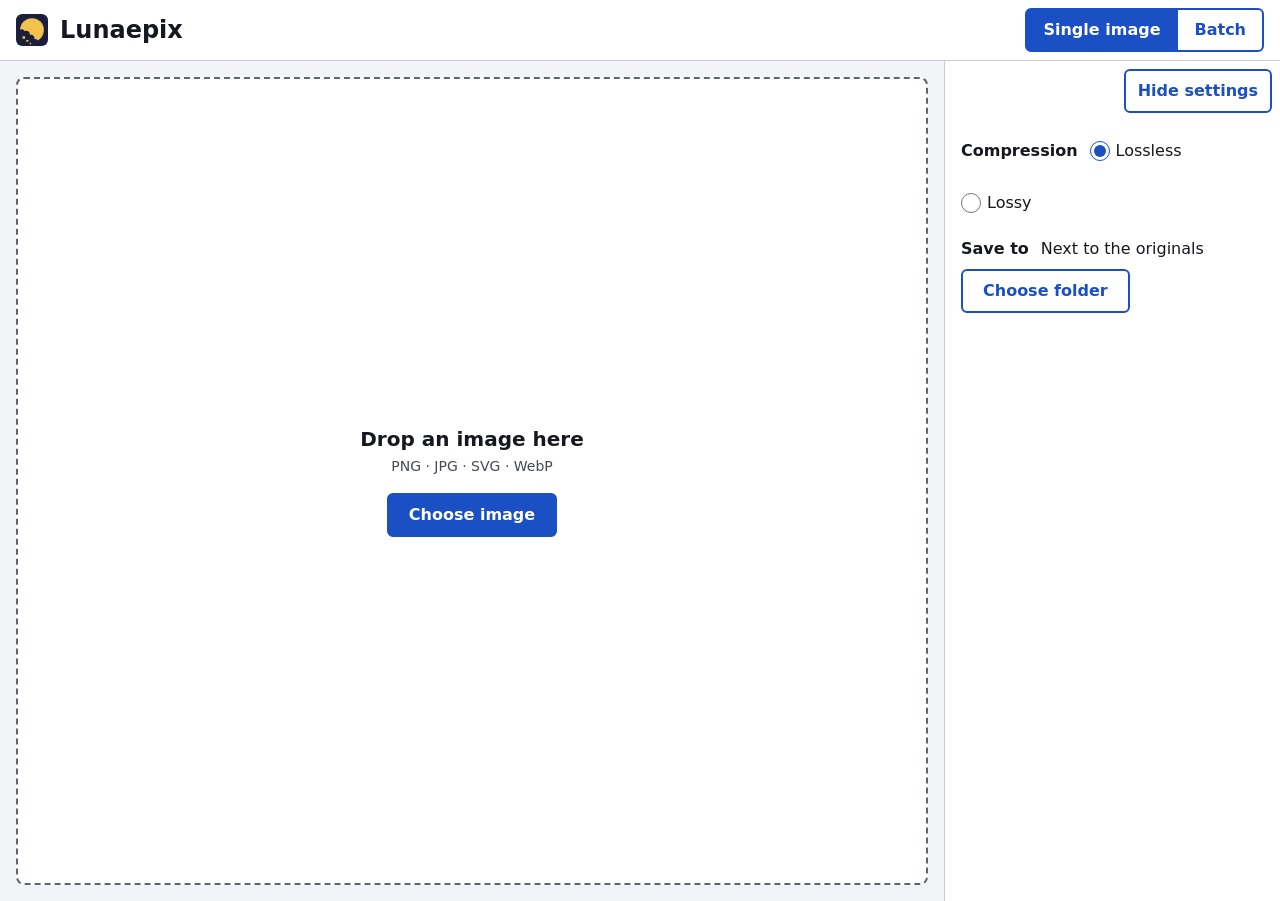
<file: ui/index.html>
<!doctype html>
<html lang="en">
<head>
  <meta charset="utf-8">
  <meta name="viewport" content="width=device-width, initial-scale=1">
  <meta name="color-scheme" content="light dark">
  <title>Lunaepix</title>
  <link rel="stylesheet" href="app.css">
</head>
<body>
  <header class="lunaepixHeader" id="header">
    <img class="lunaepixHeader__logo" src="lunaepix-logo.svg" alt="" width="32" height="32">
    <h1 class="lunaepixHeader__title">Lunaepix</h1>
    <fieldset class="lunaepixHeader__views">
      <legend class="lunaepixHeader__hiddenText">Work on</legend>
      <label class="lunaepixHeader__view">
        <input class="lunaepixHeader__viewRadio" id="viewSingle" type="radio" name="view" value="single" checked>
        Single image
      </label>
      <label class="lunaepixHeader__view">
        <input class="lunaepixHeader__viewRadio" id="viewBatch" type="radio" name="view" value="batch">
        Batch
      </label>
    </fieldset>
  </header>

  <main class="lunaepixMain -single" id="main">
    <section class="lunaepixDrop" id="drop" aria-labelledby="dropTitle" hidden>
      <h2 class="lunaepixDrop__title" id="dropTitle">Drop images or a folder here</h2>
      <p class="lunaepixDrop__hint">PNG · JPG · SVG · WebP</p>
      <div class="lunaepixDrop__actions">
        <button class="lunaepixDrop__button" id="chooseFiles" type="button">Choose files</button>
      </div>
    </section>

    <!-- Batch's place for the status line; in Single image it sits in the column. -->
    <div class="lunaepixMain__statusSlot" id="batchStatusSlot"></div>

    <section class="lunaepixSingle" id="single" aria-label="Single image">
      <!-- While the column is folded the status line floats here, at the top
           of the picture (or of the drop area); window.js moves it in. -->
      <div class="lunaepixSingle__statusFloat -empty" id="floatStatusSlot"></div>

      <section class="lunaepixDrop lunaepixSingle__drop" id="singleDrop" aria-labelledby="singleDropHeading">
        <h2 class="lunaepixDrop__title" id="singleDropHeading">Drop an image here</h2>
        <p class="lunaepixDrop__hint">PNG · JPG · SVG · WebP</p>
        <div class="lunaepixDrop__actions">
          <button class="lunaepixDrop__button" id="chooseImage" type="button">Choose image</button>
        </div>
      </section>

      <div class="lunaepixSingle__picture" id="picture" role="region" aria-label="Picture" tabindex="0" hidden>
        <div class="lunaepixSingle__stage -original" id="stageOriginal">
          <img class="lunaepixSingle__image -original" id="imageOriginal" alt="Original" hidden>
        </div>
        <div class="lunaepixSingle__layer -compressed">
          <div class="lunaepixSingle__stage -compressed" id="stageCompressed">
            <img class="lunaepixSingle__image -compressed" id="imageCompressed" alt="Compressed" hidden>
          </div>
        </div>
        <span class="lunaepixSingle__label -original" aria-hidden="true">Original</span>
        <span class="lunaepixSingle__label -compressed" aria-hidden="true">Compressed</span>
        <label class="lunaepixSingle__hiddenText" for="divider">Compare original and compressed</label>
        <input class="lunaepixSingle__divider" id="divider" type="range" min="0" max="100" step="1" value="50">
        <div class="lunaepixSingle__handle" id="handle" aria-hidden="true"></div>
        <p class="lunaepixSingle__busy" id="pictureBusy" hidden></p>
        <div class="lunaepixSingle__zoom" id="zoomControls" role="group" aria-label="Zoom">
          <button class="lunaepixSingle__zoomButton -sign" id="zoomOut" type="button" aria-label="Zoom out">&minus;</button>
          <span class="lunaepixSingle__zoomValue" id="zoomValue"></span>
          <button class="lunaepixSingle__zoomButton -sign" id="zoomIn" type="button" aria-label="Zoom in">+</button>
          <button class="lunaepixSingle__zoomButton" id="zoomActual" type="button">100%</button>
          <button class="lunaepixSingle__zoomButton" id="zoomFit" type="button">Fit</button>
        </div>
      </div>

      <aside class="lunaepixSingle__column" aria-label="Settings">
        <div class="lunaepixSingle__columnTop">
          <button class="lunaepixSingle__columnToggle" id="columnToggle" type="button" aria-expanded="true" aria-controls="columnBody columnFoot">Hide settings</button>
        </div>

        <div class="lunaepixSingle__columnBody" id="columnBody" role="region" aria-label="Image settings" tabindex="0">
          <div class="lunaepixSingle__file" id="singleFile" hidden>
            <h2 class="lunaepixSingle__fileName" id="singleFileName"></h2>
            <span class="lunaepixSingle__fileSize" id="singleFileSize"></span>
            <button class="lunaepixSingle__toolButton" id="chooseOther" type="button">Choose other</button>
          </div>

          <div class="lunaepixSingle__settingsSlot" id="singleSettingsSlot">
            <div class="lunaepixSettings" id="settings">
              <fieldset class="lunaepixSettings__row">
                <legend class="lunaepixSettings__label">Compression</legend>
                <label class="lunaepixSettings__choice">
                  <input class="lunaepixSettings__radio" id="modeLossless" type="radio" name="mode" value="lossless" checked>
                  Lossless
                </label>
                <label class="lunaepixSettings__choice">
                  <input class="lunaepixSettings__radio" id="modeLossy" type="radio" name="mode" value="lossy">
                  Lossy
                </label>
              </fieldset>

              <div class="lunaepixSettings__row" id="qualityRow" hidden>
                <label class="lunaepixSettings__label" for="qualityRange">Quality</label>
                <input class="lunaepixSettings__range" id="qualityRange" type="range" min="0" max="100" step="1" value="75" disabled>
                <label class="lunaepixSettings__hiddenText" for="qualityNumber">Quality, a whole number from 0 to 100</label>
                <input class="lunaepixSettings__number" id="qualityNumber" type="number" min="0" max="100" step="1" value="75" inputmode="numeric" disabled>
                <p class="lunaepixSettings__error" id="qualityError" hidden>Enter a whole number from 0 to 100.</p>
              </div>

              <div class="lunaepixSettings__row" role="group" aria-labelledby="saveToLabel">
                <span class="lunaepixSettings__label" id="saveToLabel">Save to</span>
                <span class="lunaepixSettings__value" id="saveTo">Next to the originals</span>
                <button class="lunaepixSettings__button" id="chooseOutput" type="button">Choose folder</button>
                <button class="lunaepixSettings__button" id="clearOutput" type="button" aria-label="Clear output folder" hidden>Clear</button>
              </div>
            </div>

            <div class="lunaepixSingle__saveAs" id="saveAs" hidden>
              <label class="lunaepixSingle__saveAsLabel" for="saveName">Save as</label>
              <input class="lunaepixSingle__name" id="saveName" type="text" autocomplete="off" spellcheck="false">
              <span class="lunaepixSingle__extension" id="saveExtension"></span>
              <p class="lunaepixSingle__nameError" id="nameError" hidden></p>
            </div>
          </div>
        </div>

        <div class="lunaepixSingle__columnFoot" id="columnFoot">
          <div class="lunaepixSingle__sizes" id="sizes" hidden>
            <dl class="lunaepixSingle__sizeList">
              <dt class="lunaepixSingle__sizeTerm">Original</dt>
              <dd class="lunaepixSingle__sizeValue" id="sizeOriginal"></dd>
              <dt class="lunaepixSingle__sizeTerm">Compressed</dt>
              <dd class="lunaepixSingle__sizeValue" id="sizeCompressed"></dd>
              <dt class="lunaepixSingle__sizeTerm">Saves</dt>
              <dd class="lunaepixSingle__sizeValue -saves" id="sizeSaves"></dd>
            </dl>
            <p class="lunaepixSingle__note" id="sizeNote" hidden></p>
          </div>

          <div class="lunaepixSingle__statusSlot" id="singleStatusSlot">
            <div class="lunaepixStatus" id="statusLine">
              <p class="lunaepixStatus__text" id="status" role="status"></p>
              <button class="lunaepixStatus__action" id="switchToBatch" type="button" hidden>Switch to Batch</button>
            </div>
          </div>

          <div class="lunaepixSingle__foot" id="singleFoot" hidden>
            <button class="lunaepixSingle__openFolder" id="singleOpenFolder" type="button" aria-disabled="true">Open folder</button>
            <button class="lunaepixSingle__save" id="save" type="button" aria-disabled="true">Save</button>
          </div>
        </div>
      </aside>
    </section>

    <section class="lunaepixPanel" id="panel" aria-labelledby="panelHeading" hidden>
      <div class="lunaepixPanel__head">
        <h2 class="lunaepixPanel__heading" id="panelHeading"></h2>
        <button class="lunaepixPanel__button" id="clearList" type="button">Clear</button>
      </div>

      <table class="lunaepixResults" id="results">
        <caption class="lunaepixResults__caption" id="resultsCaption">Files to optimise</caption>
        <thead>
          <tr>
            <th class="lunaepixResults__headCell" scope="col">File</th>
            <th class="lunaepixResults__headCell -number" id="headBefore" scope="col">Size</th>
            <th class="lunaepixResults__headCell -number" id="headAfter" scope="col" colspan="3"><span class="lunaepixResults__hiddenText">Status</span></th>
            <th class="lunaepixResults__headCell -number" id="headSaved" scope="col" hidden>Saved</th>
            <th class="lunaepixResults__headCell -number" id="headTime" scope="col" hidden>Time</th>
          </tr>
        </thead>
        <tbody id="resultsBody"></tbody>
      </table>

      <div class="lunaepixSummary" id="summary" hidden>
        <p class="lunaepixSummary__text" id="summaryText"></p>
        <div class="lunaepixSummary__actions">
          <button class="lunaepixSummary__button" id="readdList" type="button">Re-add</button>
          <button class="lunaepixSummary__button" id="openFolder" type="button" aria-disabled="true">Open folder</button>
        </div>
      </div>

      <div id="batchSettingsSlot"></div>

      <div class="lunaepixPanel__foot" id="runRow">
        <button class="lunaepixPanel__run" id="run" type="button" aria-disabled="true">Run</button>
      </div>
    </section>
  </main>

  <script type="module" src="app.js"></script>
</body>
</html>
</file>
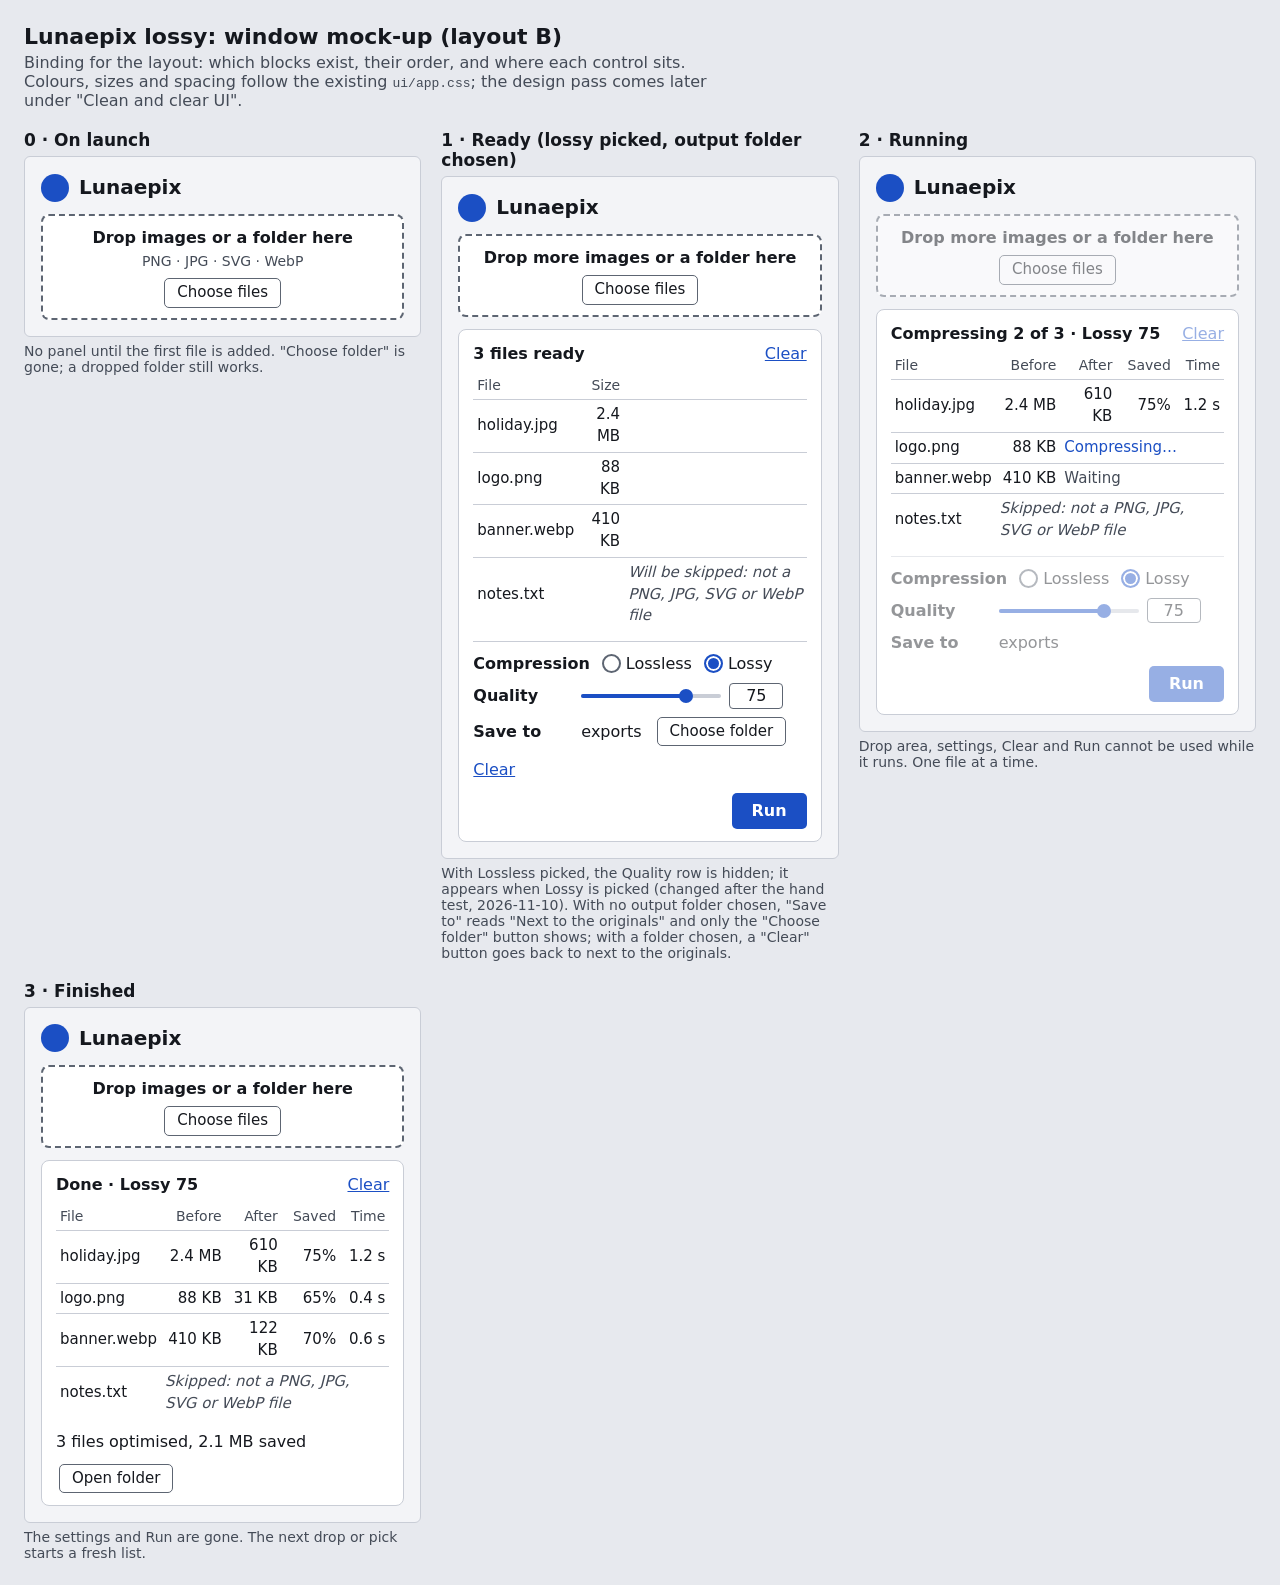
<file: docs/finished/specs/2026-11-09-lunaepix-lossy-mockup.html>
<!DOCTYPE html>
<html lang="en">
<head>
<meta charset="utf-8">
<meta name="viewport" content="width=device-width, initial-scale=1">
<title>Lunaepix lossy: window mock-up</title>
<style>
  body { font-family: system-ui, sans-serif; margin: 0; padding: 24px; background: #e7e9ee; color: #15181e; }
  h1 { font-size: 22px; margin: 0 0 4px; }
  .intro { color: #444b57; margin: 0 0 20px; max-width: 70ch; }
  .states { display: grid; grid-template-columns: repeat(auto-fit, minmax(380px, 1fr)); gap: 20px; }
  .states h2 { font-size: 17px; margin: 0 0 6px; }
  .states .note { font-size: 14px; color: #444b57; margin: 6px 0 0; }

  .lx { background:#f3f4f7; padding:16px; border-radius:6px; font-size:16px; line-height:1.45; border: 1px solid #c9cdd6; }
  .lx-head { display:flex; align-items:center; gap:10px; font-weight:700; font-size:20px; margin-bottom:12px; }
  .lx-moon { width:28px; height:28px; border-radius:50%; background:#1b4fc4; }
  .lx-drop { border:2px dashed #5d6572; border-radius:8px; background:#fff; padding:10px; text-align:center; }
  .lx-drop.-off { opacity:.5; }
  .lx-drop b { display:block; }
  .lx-hint { font-size:14px; color:#444b57; }
  .lx-btn { display:inline-block; border:1px solid #5d6572; border-radius:5px; padding:3px 12px; background:#fff; margin:6px 3px 0; font-size:15px; }
  .lx-run { display:inline-block; border-radius:5px; padding:6px 20px; background:#1b4fc4; color:#fff; font-weight:600; }
  .lx-panel { background:#fff; border:1px solid #c9cdd6; border-radius:8px; padding:12px 14px; margin-top:12px; }
  .lx-row { display:flex; align-items:center; gap:12px; flex-wrap:wrap; }
  .lx-label { font-weight:600; }
  .lx-table { width:100%; border-collapse:collapse; margin-top:6px; font-size:15px; }
  .lx-table th, .lx-table td { border-top:1px solid #c9cdd6; padding:4px; text-align:left; font-weight:normal; }
  .lx-table thead th { border-top:0; color:#444b57; font-size:14px; }
  .lx-table .n { text-align:right; font-variant-numeric: tabular-nums; }
  .lx-muted { color:#444b57; }
  .lx-skip { color:#444b57; font-style:italic; }
  .lx-busy { color:#1b4fc4; font-weight:600; }
  .lx-settings { border-top:1px solid #c9cdd6; margin-top:10px; padding-top:10px; display:grid; gap:8px; }
  .lx-setLabel { font-weight:600; min-width:96px; }
  .lx-radio { display:inline-flex; align-items:center; gap:5px; }
  .lx-dot { width:15px; height:15px; border-radius:50%; border:2px solid #5d6572; display:inline-block; }
  .lx-dot.-on { background:#1b4fc4; box-shadow: inset 0 0 0 2px #fff; border-color:#1b4fc4; }
  .lx-slider { display:inline-flex; align-items:center; gap:8px; }
  .lx-track { width:140px; height:4px; background:#c9cdd6; border-radius:2px; position:relative; }
  .lx-track::before { content:""; position:absolute; left:0; top:0; height:4px; width:75%; background:#1b4fc4; border-radius:2px; }
  .lx-track::after { content:""; position:absolute; left:calc(75% - 7px); top:-5px; width:14px; height:14px; border-radius:50%; background:#1b4fc4; }
  .lx-num { border:1px solid #5d6572; border-radius:4px; padding:0 6px; background:#fff; min-width:40px; text-align:center; }
  .lx-off { opacity:.45; }
  .lx-foot { display:flex; justify-content:space-between; align-items:center; margin-top:12px; gap:10px; flex-wrap:wrap; }
  .lx-linkBtn { color:#1b4fc4; text-decoration:underline; background:none; border:0; padding:0; font:inherit; }
</style>
</head>
<body>
<h1>Lunaepix lossy: window mock-up (layout B)</h1>
<p class="intro">Binding for the layout: which blocks exist, their order, and where each control sits. Colours, sizes and spacing follow the existing <code>ui/app.css</code>; the design pass comes later under "Clean and clear UI".</p>

<div class="states">

  <section>
    <h2>0 · On launch</h2>
    <div class="lx">
      <div class="lx-head"><span class="lx-moon"></span>Lunaepix</div>
      <div class="lx-drop"><b>Drop images or a folder here</b><span class="lx-hint">PNG · JPG · SVG · WebP</span><br><span class="lx-btn">Choose files</span></div>
    </div>
    <p class="note">No panel until the first file is added. "Choose folder" is gone; a dropped folder still works.</p>
  </section>

  <section>
    <h2>1 · Ready (lossy picked, output folder chosen)</h2>
    <div class="lx">
      <div class="lx-head"><span class="lx-moon"></span>Lunaepix</div>
      <div class="lx-drop"><b>Drop more images or a folder here</b><span class="lx-btn">Choose files</span></div>
      <div class="lx-panel">
        <div class="lx-row" style="justify-content:space-between"><span class="lx-label">3 files ready</span><span class="lx-linkBtn">Clear</span></div>
        <table class="lx-table">
          <thead><tr><th>File</th><th class="n">Size</th><th></th></tr></thead>
          <tbody>
            <tr><th>holiday.jpg</th><td class="n">2.4 MB</td><td></td></tr>
            <tr><th>logo.png</th><td class="n">88 KB</td><td></td></tr>
            <tr><th>banner.webp</th><td class="n">410 KB</td><td></td></tr>
            <tr><th>notes.txt</th><td class="n"></td><td class="lx-skip">Will be skipped: not a PNG, JPG, SVG or WebP file</td></tr>
          </tbody>
        </table>
        <div class="lx-settings">
          <div class="lx-row">
            <span class="lx-setLabel">Compression</span>
            <span class="lx-radio"><span class="lx-dot"></span>Lossless</span>
            <span class="lx-radio"><span class="lx-dot -on"></span>Lossy</span>
          </div>
          <div class="lx-row">
            <span class="lx-setLabel">Quality</span>
            <span class="lx-slider"><span class="lx-track"></span><span class="lx-num">75</span></span>
          </div>
          <div class="lx-row">
            <span class="lx-setLabel">Save to</span>
            <span>exports</span>
            <span class="lx-btn" style="margin-top:0">Choose folder</span>
            <span class="lx-linkBtn">Clear</span>
          </div>
        </div>
        <div class="lx-foot" style="justify-content:flex-end"><span class="lx-run">Run</span></div>
      </div>
    </div>
    <p class="note">With Lossless picked, the Quality row is hidden; it appears when Lossy is picked (changed after the hand test, 2026-11-10). With no output folder chosen, "Save to" reads "Next to the originals" and only the "Choose folder" button shows; with a folder chosen, a "Clear" button goes back to next to the originals.</p>
  </section>

  <section>
    <h2>2 · Running</h2>
    <div class="lx">
      <div class="lx-head"><span class="lx-moon"></span>Lunaepix</div>
      <div class="lx-drop -off"><b>Drop more images or a folder here</b><span class="lx-btn">Choose files</span></div>
      <div class="lx-panel">
        <div class="lx-row" style="justify-content:space-between"><span class="lx-label">Compressing 2 of 3 · Lossy 75</span><span class="lx-linkBtn lx-off">Clear</span></div>
        <table class="lx-table">
          <thead><tr><th>File</th><th class="n">Before</th><th class="n">After</th><th class="n">Saved</th><th class="n">Time</th></tr></thead>
          <tbody>
            <tr><th>holiday.jpg</th><td class="n">2.4 MB</td><td class="n">610 KB</td><td class="n">75%</td><td class="n">1.2 s</td></tr>
            <tr><th>logo.png</th><td class="n">88 KB</td><td colspan="3" class="lx-busy">Compressing…</td></tr>
            <tr><th>banner.webp</th><td class="n">410 KB</td><td colspan="3" class="lx-muted">Waiting</td></tr>
            <tr><th>notes.txt</th><td colspan="4" class="lx-skip">Skipped: not a PNG, JPG, SVG or WebP file</td></tr>
          </tbody>
        </table>
        <div class="lx-settings lx-off">
          <div class="lx-row"><span class="lx-setLabel">Compression</span><span class="lx-radio"><span class="lx-dot"></span>Lossless</span><span class="lx-radio"><span class="lx-dot -on"></span>Lossy</span></div>
          <div class="lx-row"><span class="lx-setLabel">Quality</span><span class="lx-slider"><span class="lx-track"></span><span class="lx-num">75</span></span></div>
          <div class="lx-row"><span class="lx-setLabel">Save to</span><span>exports</span></div>
        </div>
        <div class="lx-foot" style="justify-content:flex-end"><span class="lx-run lx-off">Run</span></div>
      </div>
    </div>
    <p class="note">Drop area, settings, Clear and Run cannot be used while it runs. One file at a time.</p>
  </section>

  <section>
    <h2>3 · Finished</h2>
    <div class="lx">
      <div class="lx-head"><span class="lx-moon"></span>Lunaepix</div>
      <div class="lx-drop"><b>Drop images or a folder here</b><span class="lx-btn">Choose files</span></div>
      <div class="lx-panel">
        <div class="lx-row" style="justify-content:space-between"><span class="lx-label">Done · Lossy 75</span><span class="lx-linkBtn">Clear</span></div>
        <table class="lx-table">
          <thead><tr><th>File</th><th class="n">Before</th><th class="n">After</th><th class="n">Saved</th><th class="n">Time</th></tr></thead>
          <tbody>
            <tr><th>holiday.jpg</th><td class="n">2.4 MB</td><td class="n">610 KB</td><td class="n">75%</td><td class="n">1.2 s</td></tr>
            <tr><th>logo.png</th><td class="n">88 KB</td><td class="n">31 KB</td><td class="n">65%</td><td class="n">0.4 s</td></tr>
            <tr><th>banner.webp</th><td class="n">410 KB</td><td class="n">122 KB</td><td class="n">70%</td><td class="n">0.6 s</td></tr>
            <tr><th>notes.txt</th><td colspan="4" class="lx-skip">Skipped: not a PNG, JPG, SVG or WebP file</td></tr>
          </tbody>
        </table>
        <div class="lx-foot"><span>3 files optimised, 2.1 MB saved</span><span class="lx-btn" style="margin-top:0">Open folder</span></div>
      </div>
    </div>
    <p class="note">The settings and Run are gone. The next drop or pick starts a fresh list.</p>
  </section>

</div>
</body>
</html>
</file>
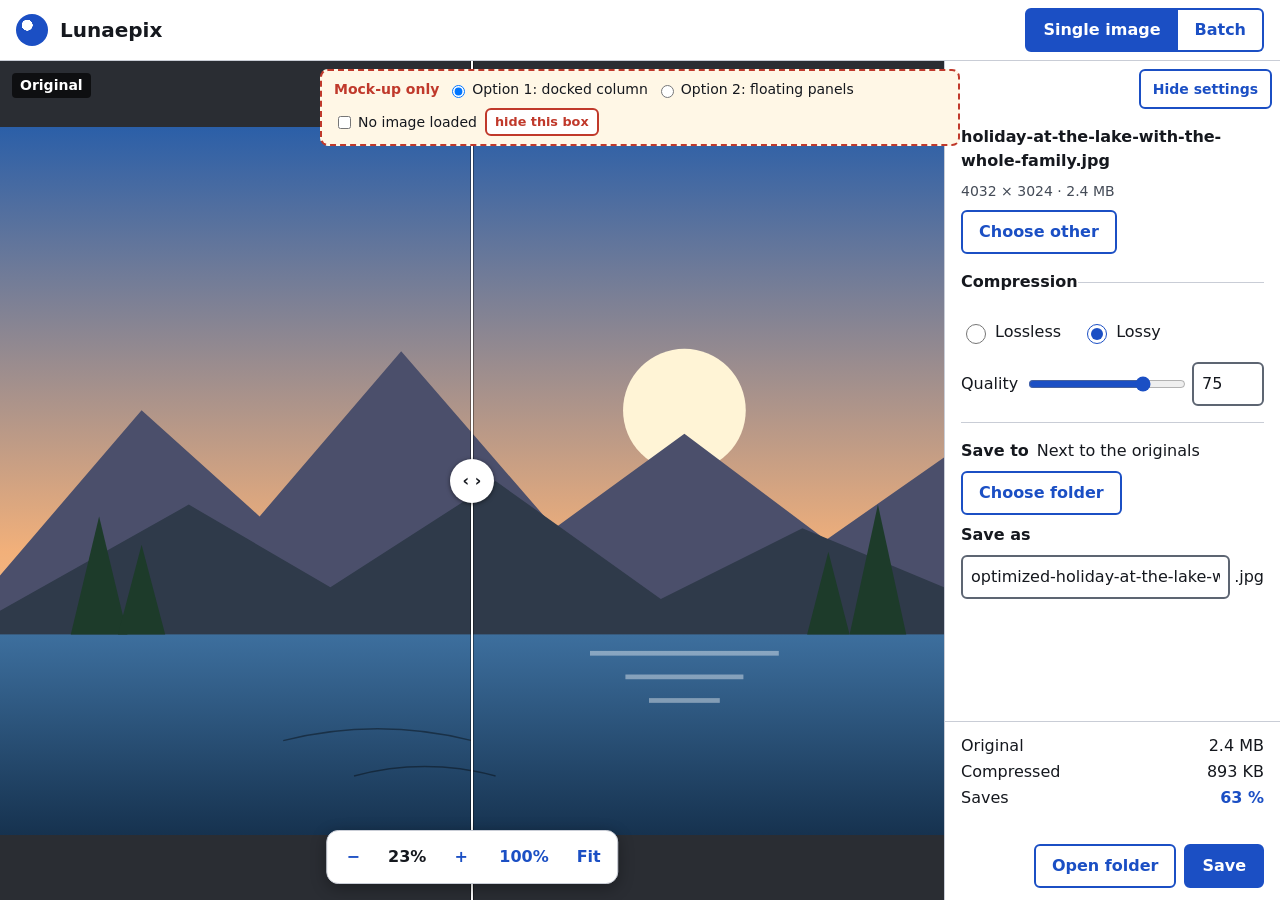
<file: docs/finished/specs/2026-11-12-lunaepix-single-image-layout-mockup.html>
<!doctype html>
<html lang="en">
<head>
<meta charset="utf-8">
<meta name="viewport" content="width=device-width, initial-scale=1">
<title>Lunaepix layout mock-up</title>
<style>
/* Mock-up only: colours, font and control styles follow ui/app.css. */
:root {
  color-scheme: light dark;
  --bg: #f3f4f7; --surface: #ffffff; --text: #15181e; --muted: #444b57;
  --border: #5d6572; --rowLine: #c9cdd6; --accent: #1b4fc4; --onAccent: #ffffff;
  --focus: #1b4fc4; --over: #e1e9fd; --stage: #2a2d33;
  --headerHeight: 3.75rem; --side: 21rem;
}
@media (prefers-color-scheme: dark) {
  :root { --bg: #101216; --surface: #1a1d23; --text: #eceef2; --muted: #cdd2dc;
    --border: #a3abb9; --rowLine: #343944; --accent: #bcd2ff; --onAccent: #05080f;
    --focus: #bcd2ff; --over: #243255; --stage: #0b0c0f; }
}
*, *::before, *::after { box-sizing: border-box; }
[hidden] { display: none !important; }
html { scroll-padding-top: var(--headerHeight); }
body { margin: 0; background: var(--bg); color: var(--text);
  font-family: system-ui, -apple-system, "Segoe UI", Roboto, "Helvetica Neue", Arial, sans-serif; line-height: 1.5; }
:focus-visible { outline: 3px solid var(--focus); outline-offset: 3px; }
button { font: inherit; min-height: 2.75rem; padding: 0.4rem 1rem; border-radius: 0.375rem;
  border: 2px solid var(--accent); background: var(--surface); color: var(--accent); font-weight: 600; cursor: pointer; }
button.-primary { background: var(--accent); color: var(--onAccent); }
input[type="text"], input[type="number"] { font: inherit; min-height: 2.75rem; padding: 0.25rem 0.5rem;
  border: 2px solid var(--border); border-radius: 0.375rem; background: var(--surface); color: var(--text); }

/* Header: fixed, full width. */
.mx__header { position: sticky; top: 0; z-index: 10; min-height: 3.75rem;
  display: flex; flex-wrap: wrap; align-items: center; gap: 0.5rem 0.75rem; padding: 0.5rem 1rem;
  background: var(--surface); border-bottom: 1px solid var(--rowLine); }
.mx__logo { width: 2rem; height: 2rem; border-radius: 50%;
  background: radial-gradient(circle at 35% 35%, #fff 0 18%, var(--accent) 19%); }
.mx__title { margin: 0; font-size: 1.25rem; }
.mx__views { display: flex; margin: 0 0 0 auto; padding: 0; border: 0; }
.mx__views legend { position: absolute; width: 1px; height: 1px; overflow: hidden; clip-path: inset(50%); }
.mx__view { display: inline-flex; align-items: center; min-height: 2.75rem; padding: 0.4rem 1rem;
  border: 2px solid var(--accent); color: var(--accent); font-weight: 600; cursor: pointer; background: var(--surface); }
.mx__view:first-of-type { border-radius: 0.375rem 0 0 0.375rem; }
.mx__view:last-of-type { border-radius: 0 0.375rem 0.375rem 0; border-left: 0; }
.mx__view:has(input:checked) { background: var(--accent); color: var(--onAccent); }
.mx__view:has(input:focus-visible) { outline: 3px solid var(--focus); outline-offset: 3px; }
.mx__view input { position: absolute; opacity: 0; pointer-events: none; }

/* Mock-up controls (not part of the design). */
.mx__mock { position: fixed; left: 50%; translate: -50% 0; top: calc(var(--headerHeight) + 0.5rem); z-index: 20; display: flex; flex-wrap: wrap; gap: 0.5rem;
  align-items: center; padding: 0.5rem 0.75rem; max-width: calc(100vw - 1.5rem);
  border: 2px dashed #c0392b; border-radius: 0.5rem; background: #fff7e6; color: #15181e; font-size: 0.875rem; }
.mx__mock strong { color: #c0392b; }
.mx__mock label { display: inline-flex; gap: 0.25rem; align-items: center; }
.mx__mockClose { min-height: 1.75rem; padding: 0 0.5rem; border-color: #c0392b; color: #c0392b; font-size: 0.8rem; }

/* Single image: the work area fills the window under the header. */
.mx__work { display: grid; height: calc(100vh - var(--headerHeight)); }
.mx__work.-docked { grid-template-columns: minmax(0, 1fr) var(--side); }
.mx__work.-docked.-collapsed { grid-template-columns: minmax(0, 1fr) 3.5rem; }
.mx__work.-floating { grid-template-columns: minmax(0, 1fr); }

/* The picture area. */
.mx__picture { position: relative; overflow: hidden; background: var(--stage); touch-action: none; cursor: grab; user-select: none; }
.mx__stage { position: absolute; top: 50%; left: 50%; transform-origin: center; }
.mx__stage svg { display: block; width: 100%; height: 100%; }
.mx__layer { position: absolute; inset: 0; clip-path: inset(0 0 0 var(--split, 50%)); }
.mx__layer .mx__stage svg { filter: url(#lossy); }
.mx__label { position: absolute; top: 0.75rem; padding: 0.125rem 0.5rem; border-radius: 0.25rem;
  background: #000a; color: #fff; font-size: 0.875rem; font-weight: 600; }
.mx__label.-original { left: 0.75rem; }
.mx__label.-compressed { right: 0.75rem; }
.mx__work.-floating .mx__label.-compressed { right: 0.75rem; }
.mx__handle { position: absolute; top: 0; bottom: 0; left: var(--split, 50%); width: 2px; margin-left: -1px;
  background: #fff; box-shadow: 0 0 0 1px #0006; pointer-events: none; }
.mx__handle::after { content: "\2039\00a0\203A"; position: absolute; top: 50%; left: 50%; translate: -50% -50%;
  width: 2.75rem; height: 2.75rem; border-radius: 50%; display: grid; place-items: center;
  background: #fff; color: #15181e; font-weight: 700; box-shadow: 0 1px 4px #0008; pointer-events: auto; cursor: ew-resize; }
.mx__divider { position: absolute; width: 1px; height: 1px; opacity: 0; }
.mx__divider:focus-visible + .mx__handle::after { outline: 3px solid var(--focus); outline-offset: 3px; }

/* Floating controls over the picture: opaque, so text never sits on the photo. */
.mx__float { position: absolute; z-index: 2; background: var(--surface); color: var(--text);
  border: 1px solid var(--rowLine); border-radius: 0.75rem; box-shadow: 0 4px 16px #0005; }
.mx__zoom { left: 50%; bottom: 1rem; translate: -50% 0; display: flex; align-items: center; gap: 0.25rem; padding: 0.25rem; }
.mx__zoom button { border: 0; min-width: 2.75rem; padding: 0.25rem 0.75rem; }
.mx__zoomValue { min-width: 3.5rem; text-align: center; font-variant-numeric: tabular-nums; font-weight: 600; }

/* Option 1: the docked side column. */
.mx__side { display: flex; flex-direction: column; min-height: 0; background: var(--surface); border-left: 1px solid var(--rowLine); }
.mx__sideScroll { flex: 1; overflow: auto; padding: 1rem; display: grid; gap: 1rem; align-content: start; }
.mx__sideFoot { padding: 0.75rem 1rem; border-top: 1px solid var(--rowLine); display: grid; gap: 0.5rem; }
.mx__sideTop { display: flex; justify-content: flex-end; padding: 0.5rem 0.5rem 0; }
.mx__collapse { min-height: 2.5rem; padding: 0.25rem 0.75rem; font-size: 0.875rem; }
.mx__work.-collapsed .mx__sideScroll, .mx__work.-collapsed .mx__sideFoot { display: none; }
.mx__work.-collapsed .mx__sideTop { justify-content: center; padding: 0.5rem 0.25rem; }
.mx__work.-collapsed .mx__collapse { writing-mode: vertical-rl; padding: 0.75rem 0.25rem; }

/* Shared content blocks (both options). */
.mx__block { display: grid; gap: 0.5rem; }
.mx__block + .mx__block { border-top: 1px solid var(--rowLine); padding-top: 1rem; }
.mx__fileName { margin: 0; font-size: 1rem; overflow-wrap: anywhere; }
.mx__muted { color: var(--muted); font-size: 0.875rem; margin: 0; }
.mx__row { display: flex; flex-wrap: wrap; align-items: center; gap: 0.5rem; }
fieldset.mx__block { border: 0; margin: 0; padding: 0; }
fieldset.mx__block + .mx__block { border-top: 1px solid var(--rowLine); padding-top: 1rem; }
.mx__legend { font-weight: 600; padding: 0; }
.mx__choice { display: inline-flex; align-items: center; gap: 0.375rem; min-height: 2.75rem; margin-right: 1rem; cursor: pointer; }
.mx__choice input { width: 1.25rem; height: 1.25rem; accent-color: var(--accent); }
.mx__quality { display: grid; grid-template-columns: auto 1fr 4.5rem; align-items: center; gap: 0.5rem; }
.mx__quality input[type="range"] { width: 100%; accent-color: var(--accent); }
.mx__name { display: flex; align-items: center; gap: 0.25rem; }
.mx__name input { flex: 1; min-width: 0; }
.mx__sizes { display: grid; grid-template-columns: 1fr auto; gap: 0.125rem 1rem; margin: 0; font-variant-numeric: tabular-nums; }
.mx__sizes dd { margin: 0; text-align: right; }
.mx__sizes .-saves { font-weight: 700; color: var(--accent); }
.mx__status { margin: 0; font-size: 0.875rem; min-height: 1.3em; }
.mx__actions { display: flex; gap: 0.5rem; justify-content: flex-end; }

/* Option 2: floating panels. */
.mx__panel { padding: 0.75rem 1rem; width: 19rem; max-height: calc(100% - 2rem); overflow: auto; display: grid; gap: 0.75rem; }
.mx__panel.-file { left: 1rem; bottom: 1rem; width: 16rem; }
.mx__panel.-settings { right: 1rem; bottom: 1rem; }
.mx__work.-floating .mx__zoom { bottom: 1rem; }

/* Empty state. */
.mx__drop { display: grid; place-content: center; justify-items: center; gap: 0.5rem; margin: 1rem;
  border: 2px dashed var(--border); border-radius: 0.75rem; background: var(--surface); text-align: center; }
.mx__drop h2 { margin: 0; }

/* Batch placeholder. */
.mx__batch { max-width: 48rem; margin: 2rem auto; padding: 1.5rem; background: var(--surface);
  border: 1px solid var(--rowLine); border-radius: 0.75rem; }

/* Narrow: everything under the picture, the page scrolls. */
@media (max-width: 40rem) {
  .mx__work, .mx__work.-docked, .mx__work.-docked.-collapsed, .mx__work.-floating {
    grid-template-columns: minmax(0, 1fr); height: auto; }
  .mx__picture { height: auto; aspect-ratio: 4 / 3; max-height: calc(100vh - var(--headerHeight)); }
  .mx__side { border-left: 0; border-top: 1px solid var(--rowLine); }
  .mx__sideTop { display: none; }
  .mx__work.-collapsed .mx__sideScroll, .mx__work.-collapsed .mx__sideFoot { display: grid; }
  .mx__panel { position: static; width: auto; max-height: none; translate: none; box-shadow: none;
    border-radius: 0; border-width: 1px 0 0; }
  .mx__work.-floating .mx__panels { display: grid; }
  .mx__label { font-size: 0.75rem; }
  .mx__view { padding: 0.4rem 0.6rem; }
  .mx__mock { top: auto; bottom: 0.5rem; }
}
@media (prefers-reduced-motion: no-preference) {
  .mx__work { transition: grid-template-columns 0.15s ease; }
}
@media (forced-colors: active) {
  .mx__float, .mx__side { border: 1px solid CanvasText; }
  .mx__handle { background: CanvasText; }
}
</style>
</head>
<body>

<svg width="0" height="0" style="position:absolute" aria-hidden="true">
  <filter id="lossy"><feGaussianBlur id="lossyBlur" stdDeviation="0.6"/></filter>
  <symbol id="scene" viewBox="0 0 400 300">
    <defs>
      <linearGradient id="sky" x1="0" y1="0" x2="0" y2="1"><stop offset="0" stop-color="#2b5fa8"/><stop offset=".6" stop-color="#f2b07a"/><stop offset="1" stop-color="#f7d9a8"/></linearGradient>
      <linearGradient id="lake" x1="0" y1="0" x2="0" y2="1"><stop offset="0" stop-color="#3d6f9e"/><stop offset="1" stop-color="#16324f"/></linearGradient>
    </defs>
    <rect width="400" height="300" fill="url(#sky)"/>
    <circle cx="290" cy="120" r="26" fill="#fff4d6"/>
    <path d="M0 190 L60 120 L110 165 L170 95 L235 170 L290 130 L350 175 L400 140 L400 210 L0 210Z" fill="#4b4f6b"/>
    <path d="M0 205 L80 160 L140 195 L210 150 L280 200 L340 170 L400 195 L400 220 L0 220Z" fill="#2f3a4a"/>
    <rect y="215" width="400" height="85" fill="url(#lake)"/>
    <g fill="#fff6" ><rect x="250" y="222" width="80" height="2"/><rect x="265" y="232" width="50" height="2"/><rect x="275" y="242" width="30" height="2"/></g>
    <g fill="#1d3b2a"><path d="M30 215 l12-50 l12 50z"/><path d="M50 215 l10-38 l10 38z"/><path d="M360 215 l12-55 l12 55z"/><path d="M342 215 l9-35 l9 35z"/></g>
    <g stroke="#0006" stroke-width=".6"><path d="M120 260 q40 -10 80 0" fill="none"/><path d="M150 275 q30 -8 60 0" fill="none"/></g>
  </symbol>
</svg>

<header class="mx__header">
  <span class="mx__logo" aria-hidden="true"></span>
  <h1 class="mx__title">Lunaepix</h1>
  <fieldset class="mx__views">
    <legend>Work on</legend>
    <label class="mx__view"><input type="radio" name="view" value="single" checked> Single image</label>
    <label class="mx__view"><input type="radio" name="view" value="batch"> Batch</label>
  </fieldset>
</header>

<main id="single">
  <div class="mx__work -docked" id="work">
    <div class="mx__picture" id="picture" role="region" aria-label="Picture" tabindex="0">
      <div class="mx__stage" id="stageA"><svg><use href="#scene"/></svg></div>
      <div class="mx__layer"><div class="mx__stage" id="stageB"><svg><use href="#scene"/></svg></div></div>
      <span class="mx__label -original" aria-hidden="true">Original</span>
      <span class="mx__label -compressed" aria-hidden="true">Compressed</span>
      <label for="divider" style="position:absolute;width:1px;height:1px;overflow:hidden;clip-path:inset(50%)">Compare original and compressed</label>
      <input class="mx__divider" id="divider" type="range" min="0" max="100" step="1" value="50">
      <div class="mx__handle" id="handle"></div>

      <div class="mx__float mx__zoom" data-control>
        <button type="button" id="zoomOut" aria-label="Zoom out">&minus;</button>
        <span class="mx__zoomValue" id="zoomValue" aria-live="polite">27%</span>
        <button type="button" id="zoomIn" aria-label="Zoom in">+</button>
        <button type="button" id="zoomActual">100%</button>
        <button type="button" id="zoomFit">Fit</button>
      </div>

      <div class="mx__panels" id="panels" hidden>
        <section class="mx__float mx__panel -file" data-control aria-label="File" id="floatFile"></section>
        <section class="mx__float mx__panel -settings" data-control aria-label="Settings" id="floatSettings"></section>
      </div>

      <section class="mx__drop" id="drop" hidden>
        <h2>Drop an image here</h2>
        <p class="mx__muted">PNG · JPG · SVG · WebP</p>
        <button type="button" class="-primary" id="chooseImage">Choose image</button>
      </section>
    </div>

    <aside class="mx__side" id="side" aria-label="Settings">
      <div class="mx__sideTop"><button type="button" class="mx__collapse" id="collapse" aria-expanded="true">Hide settings</button></div>
      <div class="mx__sideScroll" id="sideScroll">
        <!-- the shared blocks are moved here or into the floating panels -->
        <div class="mx__block" id="fileBlock">
          <h2 class="mx__fileName">holiday-at-the-lake-with-the-whole-family.jpg</h2>
          <p class="mx__muted">4032 × 3024 · 2.4 MB</p>
          <div class="mx__row"><button type="button">Choose other</button></div>
        </div>
        <fieldset class="mx__block" id="compressionBlock">
          <legend class="mx__legend">Compression</legend>
          <div>
            <label class="mx__choice"><input type="radio" name="mode" value="lossless"> Lossless</label>
            <label class="mx__choice"><input type="radio" name="mode" value="lossy" checked> Lossy</label>
          </div>
          <div class="mx__quality" id="qualityRow">
            <label for="quality">Quality</label>
            <input type="range" id="quality" min="0" max="100" value="75">
            <input type="number" id="qualityNumber" min="0" max="100" value="75" aria-label="Quality, a whole number from 0 to 100">
          </div>
        </fieldset>
        <div class="mx__block" id="saveBlock">
          <div class="mx__row"><strong>Save to</strong> <span>Next to the originals</span></div>
          <div class="mx__row"><button type="button">Choose folder</button></div>
          <label for="saveName"><strong>Save as</strong></label>
          <div class="mx__name"><input type="text" id="saveName" value="optimized-holiday-at-the-lake-with-the-whole-family"><span>.jpg</span></div>
        </div>
      </div>
      <div class="mx__sideFoot" id="sideFoot">
        <div class="mx__block" id="resultBlock">
          <dl class="mx__sizes">
            <dt>Original</dt><dd>2.4 MB</dd>
            <dt>Compressed</dt><dd id="sizeCompressed">912 KB</dd>
            <dt>Saves</dt><dd class="-saves" id="sizeSaves">62 %</dd>
          </dl>
          <p class="mx__status" role="status" id="status"></p>
          <div class="mx__actions"><button type="button">Open folder</button><button type="button" class="-primary" id="save">Save</button></div>
        </div>
      </div>
    </aside>
  </div>
</main>

<main id="batch" hidden>
  <div class="mx__batch">
    <h2>Batch</h2>
    <p>Unchanged: the drop area, the file list and the settings, at most 768 px wide and centred, under the full-width header.</p>
  </div>
</main>

<div class="mx__mock" id="mock">
  <strong>Mock-up only</strong>
  <label><input type="radio" name="option" value="docked" checked> Option 1: docked column</label>
  <label><input type="radio" name="option" value="floating"> Option 2: floating panels</label>
  <label><input type="checkbox" id="empty"> No image loaded</label>
  <button type="button" class="mx__mockClose" id="mockHide">hide this box</button>
</div>

<script>
// Mock-up behaviour only: no real compression.
const $ = (id) => document.getElementById(id);
const narrow = matchMedia('(max-width: 40rem)');
const work = $('work'), picture = $('picture'), stages = [$('stageA'), $('stageB')];
const IMG_W = 4032, IMG_H = 3024;
let scale = null, fitScale = 1, x = 0, y = 0;

function fit() {
  const r = picture.getBoundingClientRect();
  fitScale = Math.min(r.width / IMG_W, r.height / IMG_H);
  if (scale === null) scale = fitScale;
  draw();
}
function draw() {
  for (const s of stages) {
    s.style.width = IMG_W + 'px'; s.style.height = IMG_H + 'px';
    s.style.transform = `translate(-50%, -50%) translate(${x}px, ${y}px) scale(${scale})`;
  }
  $('zoomValue').textContent = Math.round(scale * 100) + '%';
}
function zoomTo(s) { scale = Math.min(Math.max(s, fitScale), Math.max(8, fitScale * 8)); if (scale === fitScale) { x = 0; y = 0; } draw(); }
$('zoomIn').onclick = () => zoomTo(scale * 1.25);
$('zoomOut').onclick = () => zoomTo(scale / 1.25);
$('zoomActual').onclick = () => zoomTo(1);
$('zoomFit').onclick = () => { scale = fitScale; x = 0; y = 0; draw(); };
picture.addEventListener('wheel', (e) => { if (e.target.closest('[data-control]')) return; e.preventDefault(); zoomTo(scale * (e.deltaY < 0 ? 1.15 : 1 / 1.15)); }, { passive: false });

function setSplit(v) { picture.style.setProperty('--split', v + '%'); $('divider').value = v; }
let drag = null;
picture.addEventListener('pointerdown', (e) => {
  if (e.button !== 0 || e.target.closest('[data-control]') || e.target.closest('.mx__drop')) return;
  const r = picture.getBoundingClientRect();
  const hx = r.left + r.width * $('divider').value / 100;
  drag = Math.abs(e.clientX - hx) < 24 ? { mode: 'divider' } : { mode: 'pan', sx: e.clientX - x, sy: e.clientY - y };
  picture.setPointerCapture(e.pointerId);
});
picture.addEventListener('pointermove', (e) => {
  if (!drag) return;
  const r = picture.getBoundingClientRect();
  if (drag.mode === 'divider') setSplit(Math.round(Math.min(100, Math.max(0, (e.clientX - r.left) / r.width * 100))));
  else if (scale > fitScale) { x = e.clientX - drag.sx; y = e.clientY - drag.sy; draw(); }
});
for (const t of ['pointerup', 'pointercancel']) picture.addEventListener(t, () => { drag = null; });
$('divider').addEventListener('input', (e) => setSplit(e.target.valueAsNumber));

function quality(q) {
  $('quality').value = q; $('qualityNumber').value = q;
  const lossy = document.querySelector('input[name=mode]:checked').value === 'lossy';
  const kb = lossy ? Math.round(180 + q * 9.5) : 2150;
  $('sizeCompressed').textContent = kb >= 1000 ? (kb / 1000).toFixed(2) + ' MB' : kb + ' KB';
  $('sizeSaves').textContent = Math.round((1 - kb / 2400) * 100) + ' %';
  $('lossyBlur').setAttribute('stdDeviation', lossy ? (1.6 - q / 70).toFixed(2) : '0');
}
$('quality').addEventListener('input', (e) => quality(e.target.valueAsNumber));
$('qualityNumber').addEventListener('input', (e) => { if (!Number.isNaN(e.target.valueAsNumber)) quality(e.target.valueAsNumber); });
for (const r of document.querySelectorAll('input[name=mode]')) r.addEventListener('change', () => {
  $('qualityRow').hidden = r.value === 'lossless' && r.checked; quality($('quality').valueAsNumber);
});
$('save').onclick = () => { $('status').textContent = 'Saved as ' + $('saveName').value + '.jpg'; };

$('collapse').onclick = () => {
  const collapsed = work.classList.toggle('-collapsed');
  $('collapse').textContent = collapsed ? 'Show settings' : 'Hide settings';
  $('collapse').setAttribute('aria-expanded', String(!collapsed));
  requestAnimationFrame(() => { scale = null; fit(); });
};

// The same blocks live in the docked column or in the floating panels.
function arrange() {
  // Narrow windows always put the blocks under the picture (the docked column stacks there).
  const floating = document.querySelector('input[name=option]:checked').value === 'floating' && !narrow.matches;
  work.classList.toggle('-docked', !floating); work.classList.toggle('-floating', floating);
  $('side').hidden = floating; $('panels').hidden = !floating;
  if (floating) {
    $('floatFile').append($('fileBlock'));
    $('floatSettings').append($('compressionBlock'), $('saveBlock'), $('resultBlock'));
  } else {
    $('sideScroll').append($('fileBlock'), $('compressionBlock'), $('saveBlock'));
    $('sideFoot').append($('resultBlock'));
  }
  const empty = $('empty').checked;
  $('drop').hidden = !empty;
  for (const el of [$('stageA'), $('stageB').parentElement, $('handle'), document.querySelector('.mx__zoom'), ...document.querySelectorAll('.mx__label')]) el.hidden = empty;
  $('fileBlock').hidden = empty; $('saveBlock').querySelector('.mx__name').parentElement.hidden = false;
  $('resultBlock').hidden = empty;
  $('drop').style.position = 'absolute'; $('drop').style.inset = '0';
  requestAnimationFrame(() => { scale = null; fit(); });
}
for (const r of document.querySelectorAll('input[name=option]')) r.addEventListener('change', arrange);
narrow.addEventListener('change', arrange);
// The header's real height (it wraps on a narrow window) sizes the picture and the scroll offset.
new ResizeObserver(([entry]) => {
  const h = entry.target.getBoundingClientRect().height;
  if (h > 0) document.documentElement.style.setProperty('--headerHeight', h + 'px');
}).observe(document.querySelector('.mx__header'));
$('empty').addEventListener('change', arrange);
$('mockHide').onclick = () => { $('mock').hidden = true; };
for (const r of document.querySelectorAll('input[name=view]')) r.addEventListener('change', () => {
  const batch = document.querySelector('input[name=view]:checked').value === 'batch';
  $('single').hidden = batch; $('batch').hidden = !batch; if (!batch) requestAnimationFrame(() => { scale = null; fit(); });
});
picture.addEventListener('keydown', (e) => {
  if (e.target !== picture || scale <= fitScale) return;
  const d = { ArrowLeft: [40, 0], ArrowRight: [-40, 0], ArrowUp: [0, 40], ArrowDown: [0, -40] }[e.key];
  if (d) { e.preventDefault(); x += d[0]; y += d[1]; draw(); }
});
new ResizeObserver(() => { const wasFit = scale === null || Math.abs(scale - fitScale) < 1e-6; const r = picture.getBoundingClientRect(); fitScale = Math.min(r.width / IMG_W, r.height / IMG_H); if (wasFit) { scale = fitScale; x = 0; y = 0; } draw(); }).observe(picture);
arrange(); quality(75);
</script>
</body>
</html>
</file>
<file: ui/app.css>
/* Lunaepix window. BBEM class names, shared with index.html and with the
   scripts that add or toggle them: table.js (the results rows), single-view.js
   and window.js (the modifier classes).
   Sizes are in rem so the layout follows the user's text size.
   `--headerHeight` is the header's measured height: window.js writes it on
   the root element whenever the header changes height (it wraps on a narrow
   window); the value here is the start until it is measured. */

:root {
  color-scheme: light dark;

  --bg: #f3f4f7;
  --surface: #ffffff;
  --text: #15181e;
  --muted: #444b57;
  --border: #5d6572;
  --rowLine: #c9cdd6;
  --accent: #1b4fc4;
  --onAccent: #ffffff;
  --focus: #1b4fc4;
  --danger: #a1111b;
  --over: #e1e9fd;
  /* The neutral dark area around the compare picture. */
  --stage: #2a2d33;

  --headerHeight: 3.75rem;
  --columnWidth: 21rem;
  --foldedWidth: 3.5rem;
}

@media (prefers-color-scheme: dark) {
  :root {
    --bg: #101216;
    --surface: #1a1d23;
    --text: #eceef2;
    --muted: #cdd2dc;
    --border: #a3abb9;
    --rowLine: #343944;
    --accent: #bcd2ff;
    --onAccent: #05080f;
    --focus: #bcd2ff;
    --danger: #ffc2c6;
    --over: #243255;
    --stage: #0b0c0f;
  }
}

*,
*::before,
*::after {
  box-sizing: border-box;
}

/* The hidden attribute must win over any display set below. */
[hidden] {
  display: none !important;
}

/* Nothing focused while the page scrolls (a narrow window) hides under the
   fixed header. */
html {
  font-size: 100%;
  scroll-padding-top: var(--headerHeight);
}

body {
  margin: 0;
  background: var(--bg);
  color: var(--text);
  font-family: system-ui, -apple-system, "Segoe UI", Roboto, "Helvetica Neue", Arial, sans-serif;
  font-size: 1rem;
  line-height: 1.5;
}

:focus-visible {
  outline: 3px solid var(--focus);
  outline-offset: 3px;
}

/* Header and main */

/* The header: the full window width, fixed at the top while anything
   scrolls, on an opaque surface with a line under it. The moon logo sits to
   the left of the heading, centred on its line, and the Single image / Batch
   switch on the right. The row is on the header; the heading keeps its own
   margin-free box. On a narrow window the switch wraps under the title (the
   header grows, and window.js measures it). */
.lunaepixHeader {
  position: sticky;
  top: 0;
  z-index: 10;
  display: flex;
  flex-wrap: wrap;
  align-items: center;
  gap: 0.5rem 0.75rem;
  padding: 0.5rem 1rem;
  border-bottom: 1px solid var(--rowLine);
  background: var(--surface);
}

/* Batch: at most 48rem wide and centred under the header, as before. Single
   image: the full width (window.js sets the modifier for the mode). */
.lunaepixMain.-batch {
  max-width: 48rem;
  margin-inline: auto;
  padding: 1rem;
}

/* The Single image / Batch switch: a radio group drawn as two joined
   buttons. The picked one is filled, the other outlined, so the choice does
   not rest on colour alone. The radios themselves are visually hidden; their
   focus shows on the label. */
.lunaepixHeader__views {
  display: flex;
  margin: 0 0 0 auto;
  padding: 0;
  border: 0;
  min-width: 0;
}

.lunaepixHeader__view {
  position: relative;
  display: inline-flex;
  align-items: center;
  min-height: 2.75rem;
  padding: 0.5rem 1rem;
  border: 2px solid var(--accent);
  background: var(--surface);
  color: var(--accent);
  font-weight: 600;
  cursor: pointer;
  transition: background-color 0.15s ease, color 0.15s ease;
}

.lunaepixHeader__view:first-of-type {
  border-radius: 0.375rem 0 0 0.375rem;
}

.lunaepixHeader__view:last-of-type {
  margin-left: -2px;
  border-radius: 0 0.375rem 0.375rem 0;
}

.lunaepixHeader__view:has(.lunaepixHeader__viewRadio:checked) {
  background: var(--accent);
  color: var(--onAccent);
}

.lunaepixHeader__view:has(.lunaepixHeader__viewRadio:focus-visible) {
  z-index: 1;
  outline: 3px solid var(--focus);
  outline-offset: 3px;
}

/* A run or a save is going: the switch stays focusable but cannot be used. */
.lunaepixHeader__view:has(.lunaepixHeader__viewRadio[aria-disabled="true"]) {
  border-style: dashed;
  cursor: not-allowed;
}

.lunaepixHeader__viewRadio {
  position: absolute;
  inset: 0;
  width: 100%;
  height: 100%;
  margin: 0;
  opacity: 0;
  cursor: inherit;
}

/* Decorative (alt=""), about 32 px tall; rem so it follows the text size. */
.lunaepixHeader__logo {
  flex: none;
  width: 2rem;
  height: 2rem;
}

.lunaepixHeader__title {
  margin: 0;
  font-size: 1.5rem;
  line-height: 1.25;
}

/* The drop card */

.lunaepixDrop {
  padding: 1.5rem 1rem;
  border: 2px dashed var(--border);
  border-radius: 0.5rem;
  background: var(--surface);
  text-align: center;
  transition: background-color 0.15s ease, border-color 0.15s ease;
}

/* Files are being dragged over the window. The border turns solid as well as
   changing colour, so the change is not colour alone. */
.lunaepixDrop.-over {
  border-style: solid;
  border-color: var(--accent);
  background: var(--over);
}

/* A run is going: the drop area cannot be used (Choose files says so with
   aria-disabled, and a drop is refused with a message). */
.lunaepixDrop.-busy {
  border-color: var(--rowLine);
}

.lunaepixDrop__title {
  margin: 0;
  font-size: 1.25rem;
  line-height: 1.3;
}

.lunaepixDrop__hint {
  margin: 0.25rem 0 1rem;
  color: var(--muted);
  font-size: 0.875rem;
}

.lunaepixDrop__actions {
  display: flex;
  flex-wrap: wrap;
  justify-content: center;
  gap: 0.75rem;
}

/* Buttons. A button that cannot be used right now carries aria-disabled="true"
   (it stays focusable, and the click handler ignores it). */

.lunaepixDrop__button,
.lunaepixSummary__button,
.lunaepixPanel__button,
.lunaepixPanel__run,
.lunaepixSettings__button,
.lunaepixStatus__action,
.lunaepixSingle__toolButton,
.lunaepixSingle__columnToggle,
.lunaepixSingle__openFolder,
.lunaepixSingle__save {
  min-width: 2.75rem;
  min-height: 2.75rem;
  padding: 0.5rem 1.25rem;
  border: 2px solid var(--accent);
  border-radius: 0.375rem;
  background: var(--accent);
  color: var(--onAccent);
  font: inherit;
  font-weight: 600;
  cursor: pointer;
  transition: background-color 0.15s ease, color 0.15s ease;
}

/* The secondary buttons (Clear, the output folder, and in Single image Choose
   other, Hide / Show settings, Open folder and Switch to Batch): outlined, so
   Run and Save stay the one filled button of their view. */
.lunaepixPanel__button,
.lunaepixSettings__button,
.lunaepixStatus__action,
.lunaepixSingle__toolButton,
.lunaepixSingle__columnToggle,
.lunaepixSingle__openFolder {
  background: var(--surface);
  color: var(--accent);
}

.lunaepixDrop__button[aria-disabled="true"],
.lunaepixSummary__button[aria-disabled="true"],
.lunaepixPanel__button[aria-disabled="true"],
.lunaepixPanel__run[aria-disabled="true"],
.lunaepixSettings__button[aria-disabled="true"],
.lunaepixStatus__action[aria-disabled="true"],
.lunaepixSingle__toolButton[aria-disabled="true"],
.lunaepixSingle__openFolder[aria-disabled="true"],
.lunaepixSingle__save[aria-disabled="true"] {
  border-style: dashed;
  border-color: var(--border);
  background: transparent;
  color: var(--muted);
  cursor: not-allowed;
}

/* Status: the live region and, while it is offered, Switch to Batch. One
   block, moved by window.js: in Batch under the drop area, in Single image
   in the column above Save, and floating at the top of the picture while
   the column is folded (`.lunaepixSingle__statusFloat`). */

.lunaepixStatus__text {
  margin: 1rem 0 0;
  color: var(--muted);
}

/* An empty live region takes no room, but stays in the page so a screen
   reader notices when text arrives. */
.lunaepixStatus__text:empty {
  margin: 0;
}

/* Switch to Batch, under the note that offers it. */
.lunaepixStatus__action {
  margin-top: 0.5rem;
}

/* The panel: the heading with Clear, the table, the settings and Run (or,
   once a run is finished, the summary). Hidden while the list is empty. */

.lunaepixPanel {
  margin-top: 1rem;
  padding: 0.75rem 1rem 1rem;
  border: 1px solid var(--border);
  border-radius: 0.5rem;
  background: var(--surface);
}

.lunaepixPanel__head {
  display: flex;
  flex-wrap: wrap;
  align-items: center;
  justify-content: space-between;
  gap: 0.75rem;
}

.lunaepixPanel__heading {
  margin: 0;
  font-size: 1.125rem;
  line-height: 1.3;
  overflow-wrap: anywhere;
}

.lunaepixPanel__foot {
  display: flex;
  justify-content: flex-end;
  margin-top: 1rem;
}

/* The table */

.lunaepixResults {
  --thumbSize: 32px;
  --cellPadding: 0.5rem;
  width: 100%;
  margin-top: 0.75rem;
  border-collapse: collapse;
  background: var(--surface);
  font-variant-numeric: tabular-nums;
}

/* Visually hidden, still read by screen readers. The compare divider is
   hidden this way too: it stays focusable, and its focus shows on the
   handle drawn on the picture. */
.lunaepixResults__caption,
.lunaepixResults__hiddenText,
.lunaepixSettings__hiddenText,
.lunaepixHeader__hiddenText,
.lunaepixSingle__hiddenText,
.lunaepixSingle__divider {
  position: absolute;
  width: 1px;
  height: 1px;
  margin: -1px;
  overflow: hidden;
  clip-path: inset(50%);
  white-space: nowrap;
}

.lunaepixResults__headCell,
.lunaepixResults__cell {
  padding: var(--cellPadding);
  border-bottom: 1px solid var(--rowLine);
  text-align: left;
  vertical-align: top;
  overflow-wrap: anywhere;
}

.lunaepixResults__headCell {
  border-bottom-color: var(--border);
  font-weight: 700;
}

.lunaepixResults__headCell.-number,
.lunaepixResults__cell.-number {
  text-align: right;
}

/* The file name is the row header: plain weight, left aligned. The square
   with the thumbnail sits before the name, in the cell's padding; the text
   (and the note under it) start after it, so they line up with each other and
   not with the square. The row is as tall as the square. */
.lunaepixResults__cell.-name {
  position: relative;
  height: calc(var(--thumbSize) + 2 * var(--cellPadding));
  padding-inline-start: calc(var(--thumbSize) + 2 * var(--cellPadding));
  font-weight: 400;
}

/* The square: 32 x 32, always there, empty (a thin border) when the row has
   no thumbnail, it is still loading or it could not be made. */
.lunaepixResults__thumb {
  position: absolute;
  inset-block-start: var(--cellPadding);
  inset-inline-start: var(--cellPadding);
  box-sizing: border-box;
  width: var(--thumbSize);
  height: var(--thumbSize);
  border: 1px solid var(--rowLine);
  background: var(--surface);
}

.lunaepixResults__thumbImage {
  display: block;
  width: 100%;
  height: 100%;
  object-fit: contain;
}

/* How a file was handled differently from the run's mode, under its name. */
.lunaepixResults__note {
  display: block;
  color: var(--muted);
  font-size: 0.875rem;
}

/* Every row state says so in words ("Waiting", "Compressing…", "skipped: …",
   "failed: …"); the colour and weight only support the words. */
.lunaepixResults__row.-waiting .lunaepixResults__cell,
.lunaepixResults__row.-skipped .lunaepixResults__cell {
  color: var(--muted);
}

.lunaepixResults__row.-busy .lunaepixResults__cell {
  color: var(--accent);
  font-weight: 600;
}

.lunaepixResults__row.-failed .lunaepixResults__cell {
  color: var(--danger);
}

/* The summary row under the table */

.lunaepixSummary {
  display: flex;
  flex-wrap: wrap;
  align-items: center;
  justify-content: space-between;
  gap: 0.75rem;
  margin-top: 1rem;
}

.lunaepixSummary__text {
  margin: 0;
}

/* Re-add and Open folder side by side on the right; at narrow widths they
   wrap under the text together, not one by one. */
.lunaepixSummary__actions {
  display: flex;
  flex-wrap: wrap;
  gap: 0.75rem;
}

/* The settings: one row each for Compression, Quality and Save to, the
   label on the left. */

.lunaepixSettings {
  display: grid;
  gap: 0.75rem;
  margin-top: 1rem;
  padding-top: 1rem;
  border-top: 1px solid var(--rowLine);
}

.lunaepixSettings__row {
  display: flex;
  flex-wrap: wrap;
  align-items: center;
  gap: 0.5rem 0.75rem;
  min-width: 0;
  margin: 0;
  padding: 0;
  border: 0;
}

/* A floated legend takes part in the row like the other labels. */
.lunaepixSettings__label {
  float: left;
  min-width: 6.5rem;
  padding: 0;
  font-weight: 600;
}

.lunaepixSettings__choice {
  display: inline-flex;
  align-items: center;
  gap: 0.375rem;
  min-height: 2.75rem;
  cursor: pointer;
}

.lunaepixSettings__radio {
  width: 1.25rem;
  height: 1.25rem;
  margin: 0;
  accent-color: var(--accent);
}

.lunaepixSettings__range {
  flex: 1 1 8rem;
  max-width: 14rem;
  min-height: 2.75rem;
  margin: 0;
  accent-color: var(--accent);
}

.lunaepixSettings__number {
  width: 4.5rem;
  min-height: 2.75rem;
  padding: 0.25rem 0.5rem;
  border: 2px solid var(--border);
  border-radius: 0.375rem;
  background: var(--surface);
  color: var(--text);
  font: inherit;
  font-variant-numeric: tabular-nums;
}

.lunaepixSettings__number[aria-invalid="true"] {
  border-color: var(--danger);
  border-style: dashed;
}

/* Lossless picked, or a run going: the quality fields are disabled. */
.lunaepixSettings__range:disabled,
.lunaepixSettings__number:disabled,
.lunaepixSettings__radio:disabled {
  cursor: not-allowed;
}

.lunaepixSettings__number:disabled {
  border-style: dashed;
  color: var(--muted);
}

/* Says what is wrong in words, under the field; tied to it by
   aria-describedby. */
.lunaepixSettings__error {
  flex-basis: 100%;
  margin: 0;
  color: var(--danger);
  font-size: 0.875rem;
}

.lunaepixSettings__value {
  min-width: 0;
  overflow-wrap: anywhere;
}

/* A run is going: the settings are fixed. */
.lunaepixSettings.-busy {
  color: var(--muted);
}

/* Single image mode. The mock-up
   (docs/finished/specs/2026-11-12-lunaepix-single-image-layout-mockup.html,
   Option 1, "docked column") sets the arrangement: the work area fills the
   window under the header and the page does not scroll; the picture (or the
   drop area) takes the remaining width and the full height, and the column
   of settings sits on its right. The column's middle part scrolls on its
   own; its top (Hide settings) and bottom (sizes, status line, Save) stay. */

.lunaepixSingle {
  display: grid;
  grid-template-columns: minmax(0, 1fr) var(--columnWidth);
  grid-template-rows: minmax(0, 1fr);
  grid-template-areas: "picture column";
  height: calc(100vh - var(--headerHeight));
}

/* Folded ("Hide settings"): the column is a slim strip with only "Show
   settings"; the picture takes the rest (window.js hides the column's other
   parts, so nothing invisible can take focus). */
.lunaepixSingle.-folded {
  grid-template-columns: minmax(0, 1fr) var(--foldedWidth);
}

/* The fold is the only movement, and only for people who did not ask for
   less motion. */
@media (prefers-reduced-motion: no-preference) {
  .lunaepixSingle {
    transition: grid-template-columns 0.15s ease;
  }
}

.lunaepixSingle__drop,
.lunaepixSingle__picture {
  grid-area: picture;
  min-width: 0;
  min-height: 0;
}

/* No image yet: the drop area takes the picture's place, its content in the
   middle. */
.lunaepixSingle__drop {
  display: grid;
  place-content: center;
  justify-items: center;
  margin: 1rem;
}

/* The compare picture: the whole area, a neutral dark colour around the
   image. Two layers: the original's stage, and over it an area-sized layer
   clipped at the divider (--split) that holds the compressed version's
   stage. Only the stages are zoomed, by the same transform, so the seam stays
   under the handle. */
.lunaepixSingle__picture {
  --split: 50%;
  position: relative;
  overflow: hidden;
  background: var(--stage);
  cursor: grab;
  touch-action: none;
  user-select: none;
}

/* Its focus ring sits inside it, so the column and the header never cover it. */
.lunaepixSingle__picture:focus-visible {
  outline-offset: -3px;
}

/* Files are being dragged over the window: a thick accent ring inside the
   area, dashed, so the change is not colour alone. */
.lunaepixSingle__picture.-over {
  outline: 4px dashed var(--accent);
  outline-offset: -4px;
}

/* A stage is the picture at its own size, centred in the area by the
   `translate` property; JS sets `transform` (pan and zoom) about its centre. */
.lunaepixSingle__stage {
  position: absolute;
  top: 50%;
  left: 50%;
  width: max-content;
  height: max-content;
  translate: -50% -50%;
  transform-origin: center;
}

.lunaepixSingle__layer {
  position: absolute;
  inset: 0;
  clip-path: inset(0 0 0 var(--split));
}

/* A pointer down on the picture pans: the browser's own image drag and text
   selection would cancel that pointer (the `<img>`s are also not draggable). */
.lunaepixSingle__image {
  display: block;
  max-width: none;
  -webkit-user-drag: none;
  user-select: none;
}

/* "Original" and "Compressed" in the top corners, at least 14 px. */
.lunaepixSingle__label,
.lunaepixSingle__busy {
  position: absolute;
  margin: 0;
  padding: 0.125rem 0.5rem;
  border-radius: 0.25rem;
  background: rgb(0 0 0 / 0.75);
  color: #ffffff;
  font-size: 0.875rem;
  font-weight: 600;
  pointer-events: none;
}

.lunaepixSingle__label {
  top: 0.75rem;
}

.lunaepixSingle__label.-original {
  left: 0.75rem;
}

.lunaepixSingle__label.-compressed {
  right: 0.75rem;
}

/* "Compressing…" or "Loading picture…", over the compressed side under its
   label (the zoom controls hold the bottom). */
.lunaepixSingle__busy {
  top: 2.75rem;
  right: 0.75rem;
}

/* The handle: a line at the divider, the full height of the area, with a
   round grip in the middle. The strip is 28 px wide, so it is easy to grab. */
.lunaepixSingle__handle {
  position: absolute;
  top: 0;
  bottom: 0;
  left: var(--split);
  width: 1.75rem;
  margin-left: -0.875rem;
  cursor: ew-resize;
}

.lunaepixSingle__handle::before {
  content: "";
  position: absolute;
  top: 0;
  bottom: 0;
  left: 50%;
  width: 2px;
  margin-left: -1px;
  background: #ffffff;
  box-shadow: 0 0 3px rgb(0 0 0 / 0.6);
}

.lunaepixSingle__handle::after {
  content: "\27F7";
  position: absolute;
  top: 50%;
  left: 50%;
  display: grid;
  place-items: center;
  width: 1.75rem;
  height: 1.75rem;
  translate: -50% -50%;
  border: 2px solid #15181e;
  border-radius: 50%;
  background: #ffffff;
  color: #15181e;
  font-size: 0.875rem;
}

/* The hidden divider input has focus: it shows on the grip. */
.lunaepixSingle__divider:focus-visible + .lunaepixSingle__handle::after {
  outline: 3px solid var(--focus);
  outline-offset: 3px;
}

/* The zoom controls float over the picture at the bottom centre, on an
   opaque rounded surface, so their text never sits on the photo: "−", the
   zoom as a percentage, "+", "100%" and "Fit". A press or the wheel on them
   is theirs, not the picture's (window.js). */
.lunaepixSingle__zoom {
  position: absolute;
  z-index: 2;
  left: 50%;
  bottom: 1rem;
  translate: -50% 0;
  display: flex;
  align-items: center;
  gap: 0.25rem;
  max-width: calc(100% - 1rem);
  padding: 0.25rem;
  border: 1px solid var(--rowLine);
  border-radius: 0.75rem;
  background: var(--surface);
  color: var(--text);
  box-shadow: 0 4px 16px rgb(0 0 0 / 0.35);
  cursor: auto;
}

/* At least 44 × 44 px, with 4 px between them. */
.lunaepixSingle__zoomButton {
  min-width: 2.75rem;
  min-height: 2.75rem;
  padding: 0.25rem 0.75rem;
  border: 2px solid transparent;
  border-radius: 0.5rem;
  background: transparent;
  color: var(--accent);
  font: inherit;
  font-weight: 700;
  cursor: pointer;
  transition: background-color 0.15s ease;
}

/* "−" and "+" are single signs: larger, so they read as easily as the words. */
.lunaepixSingle__zoomButton.-sign {
  font-size: 1.375rem;
  line-height: 1;
}

.lunaepixSingle__zoomButton:hover {
  background: var(--over);
}

.lunaepixSingle__zoomValue {
  min-width: 3.5rem;
  font-size: 1rem;
  font-weight: 600;
  font-variant-numeric: tabular-nums;
  text-align: center;
}

/* The status line while the column is folded (window.js moves it here): it
   floats at the top of the picture, or of the drop area, centred on the
   corner labels' line, on an opaque surface like the zoom controls. It keeps
   clear of "Original" and "Compressed" (7.5rem on each side), so a long note
   wraps instead of covering them. With nothing to show (`-empty`, set by
   window.js) it has no surface; it is never hidden, so the live region stays
   in the page and a new note is read out. */
.lunaepixSingle__statusFloat {
  grid-area: picture;
  align-self: start;
  justify-self: center;
  position: relative;
  z-index: 3;
  max-width: calc(100% - 15rem);
  margin-top: 0.75rem;
  padding: 0.5rem 0.75rem;
  border: 1px solid var(--rowLine);
  border-radius: 0.75rem;
  background: var(--surface);
  color: var(--text);
  box-shadow: 0 4px 16px rgb(0 0 0 / 0.35);
}

.lunaepixSingle__statusFloat.-empty {
  margin: 0;
  padding: 0;
  border: 0;
  background: none;
  box-shadow: none;
}

.lunaepixSingle__statusFloat .lunaepixStatus__text {
  margin: 0;
  color: var(--text);
}

/* While a note floats at the top, "Compressing…" or "Loading picture…" moves
   to the bottom right, above the zoom controls, so the two never overlap. */
.lunaepixSingle__statusFloat:not(.-empty) ~ .lunaepixSingle__picture .lunaepixSingle__busy {
  top: auto;
  bottom: 4.75rem;
}

/* The column: the full height, a line on its left. */
.lunaepixSingle__column {
  grid-area: column;
  display: flex;
  flex-direction: column;
  min-width: 0;
  min-height: 0;
  border-left: 1px solid var(--rowLine);
  background: var(--surface);
}

.lunaepixSingle__columnTop {
  display: flex;
  justify-content: flex-end;
  padding: 0.5rem 0.5rem 0;
}

.lunaepixSingle__columnToggle {
  padding-inline: 0.75rem;
}

/* Folded: "Show settings" runs down the strip. */
.lunaepixSingle.-folded .lunaepixSingle__columnTop {
  justify-content: center;
  padding: 0.5rem 0.25rem;
}

.lunaepixSingle.-folded .lunaepixSingle__columnToggle {
  padding: 0.75rem 0.25rem;
  writing-mode: vertical-rl;
}

/* The middle part: the file, the settings and Save as. It scrolls on its own
   on a short window (a focusable region, so the keyboard can scroll it). */
.lunaepixSingle__columnBody {
  flex: 1 1 auto;
  display: grid;
  align-content: start;
  gap: 1rem;
  min-height: 0;
  padding: 1rem;
  overflow: auto;
}

.lunaepixSingle__columnBody:focus-visible {
  outline-offset: -3px;
}

/* The bottom part, always visible: the size box, the status line, then Open
   folder and Save. With nothing in it (no image and no message) it takes no
   room. */
.lunaepixSingle__columnFoot {
  flex: none;
  display: grid;
  gap: 0.5rem;
  padding: 0.75rem 1rem;
  border-top: 1px solid var(--rowLine);
}

.lunaepixSingle__columnFoot:not(
    :has(
      .lunaepixSingle__sizes:not([hidden]),
      .lunaepixSingle__foot:not([hidden]),
      .lunaepixStatus__text:not(:empty),
      .lunaepixStatus__action:not([hidden])
    )
  ) {
  padding: 0;
  border-top: 0;
}

/* The loaded file: its name (it wraps, however long), its pixel size and
   Choose other. */
.lunaepixSingle__file {
  display: grid;
  justify-items: start;
  gap: 0.25rem;
}

.lunaepixSingle__fileName {
  max-width: 100%;
  margin: 0;
  font-size: 1.125rem;
  line-height: 1.3;
  overflow-wrap: anywhere;
}

.lunaepixSingle__fileSize {
  color: var(--muted);
  font-variant-numeric: tabular-nums;
}

.lunaepixSingle__toolButton {
  margin-top: 0.25rem;
  padding-inline: 0.75rem;
}

.lunaepixSingle__settingsSlot {
  display: grid;
  gap: 1rem;
  min-width: 0;
}

/* In Single image the settings sit in the column; Batch's line above them
   (between the table and the settings) has no place here. */
.lunaepixSingle__settingsSlot .lunaepixSettings {
  margin-top: 0;
  padding-top: 0;
  border-top: 0;
}

/* The column is narrow: a label takes only its own width, so Quality fits
   its slider and number on one line; Save as goes above its box. */
.lunaepixSingle__settingsSlot .lunaepixSettings__label {
  min-width: 0;
}

.lunaepixSingle__saveAsLabel {
  flex-basis: 100%;
}

/* Save as: the label, the name box and the extension after it; the problem
   under them, in words, tied to the box with aria-describedby. */
.lunaepixSingle__saveAs {
  display: flex;
  flex-wrap: wrap;
  align-items: center;
  gap: 0.5rem 0.75rem;
}

.lunaepixSingle__saveAsLabel {
  font-weight: 600;
}

.lunaepixSingle__name {
  flex: 1 1 8rem;
  min-width: 0;
  min-height: 2.75rem;
  padding: 0.25rem 0.5rem;
  border: 2px solid var(--border);
  border-radius: 0.375rem;
  background: var(--surface);
  color: var(--text);
  font: inherit;
}

.lunaepixSingle__name[aria-invalid="true"] {
  border-color: var(--danger);
  border-style: dashed;
}

.lunaepixSingle__extension {
  overflow-wrap: anywhere;
}

.lunaepixSingle__nameError {
  flex-basis: 100%;
  margin: 0;
  color: var(--danger);
  font-size: 0.875rem;
}

/* The size box: Original, Compressed and Saves, with the note under them. */
.lunaepixSingle__sizes {
  padding: 0.5rem 0.75rem;
  border: 1px solid var(--rowLine);
  border-radius: 0.375rem;
  background: var(--surface);
}

.lunaepixSingle__sizeList {
  display: grid;
  grid-template-columns: auto minmax(0, 1fr);
  gap: 0.125rem 0.75rem;
  margin: 0;
}

.lunaepixSingle__sizeTerm {
  font-weight: 600;
}

.lunaepixSingle__sizeValue {
  margin: 0;
  text-align: right;
  font-variant-numeric: tabular-nums;
  overflow-wrap: anywhere;
}

.lunaepixSingle__sizeValue.-saves {
  font-weight: 700;
}

.lunaepixSingle__note {
  margin: 0.5rem 0 0;
  color: var(--muted);
  font-size: 0.875rem;
}

/* The status line in the column: no gap of its own above it. */
.lunaepixSingle__statusSlot .lunaepixStatus__text {
  margin: 0;
}

/* Open folder and Save on the right. */
.lunaepixSingle__foot {
  display: flex;
  flex-wrap: wrap;
  justify-content: flex-end;
  gap: 0.5rem 0.75rem;
}

/* A narrow window (about 40rem and less): one column, and the page scrolls.
   The picture first, with the image's proportions and never taller than the
   window under the header (the zoom controls still float over it); then
   everything from the column. "Hide settings" does not show; a column folded
   on a wider window keeps "Show settings", so the settings can come back. */
@media (max-width: 40rem) {
  .lunaepixSingle,
  .lunaepixSingle.-folded {
    grid-template-columns: minmax(0, 1fr);
    grid-template-rows: auto auto;
    grid-template-areas:
      "picture"
      "column";
    height: auto;
  }

  .lunaepixSingle__picture {
    align-self: start;
    aspect-ratio: var(--ratio, 4 / 3);
    max-height: calc(100vh - var(--headerHeight));
  }

  .lunaepixSingle__column {
    border-top: 1px solid var(--rowLine);
    border-left: 0;
  }

  .lunaepixSingle:not(.-folded) .lunaepixSingle__columnTop {
    display: none;
  }

  .lunaepixSingle.-folded .lunaepixSingle__columnTop {
    justify-content: flex-start;
    padding: 0.5rem 1rem;
  }

  .lunaepixSingle.-folded .lunaepixSingle__columnToggle {
    padding: 0.5rem 0.75rem;
    writing-mode: horizontal-tb;
  }

  .lunaepixSingle__columnBody {
    overflow: visible;
  }

  /* A column folded on a wider window: the floating status line is too wide
     for the label line here, so it sits under it, almost the full width. */
  .lunaepixSingle__statusFloat {
    max-width: calc(100% - 1.5rem);
    margin-top: 2.75rem;
  }
}

/* Narrow windows: tighter cells, no horizontal scroll at 320 px. Long names
   and values wrap instead. */
@media (max-width: 30rem) {
  .lunaepixHeader {
    gap: 0.5rem;
    padding: 0.5rem;
  }

  .lunaepixMain.-batch {
    padding: 0.5rem;
  }

  .lunaepixHeader__logo {
    width: 1.5rem;
    height: 1.5rem;
  }

  .lunaepixHeader__title {
    font-size: 1.25rem;
  }

  .lunaepixDrop {
    padding: 1rem 0.5rem;
  }

  .lunaepixPanel {
    padding: 0.5rem;
  }

  .lunaepixResults {
    --cellPadding: 0.25rem;
  }

  .lunaepixDrop__button,
  .lunaepixSummary__button,
  .lunaepixPanel__button,
  .lunaepixPanel__run,
  .lunaepixSettings__button,
  .lunaepixStatus__action,
  .lunaepixSingle__openFolder,
  .lunaepixSingle__save,
  .lunaepixHeader__view {
    padding-inline: 0.75rem;
  }

  /* The label goes above its controls. */
  .lunaepixSettings__label,
  .lunaepixSingle__saveAsLabel {
    flex-basis: 100%;
  }

  /* The zoom controls fit a 320 px window: 36 px buttons, still well over
     24 px, with space between. */
  .lunaepixSingle__zoomButton {
    min-width: 2.25rem;
    min-height: 2.25rem;
    padding-inline: 0.5rem;
  }

  .lunaepixSingle__zoomValue {
    min-width: 3rem;
  }

  .lunaepixSingle__columnBody,
  .lunaepixSingle__columnFoot {
    padding-inline: 0.5rem;
  }
}

/* No transitions for people who ask for less motion. The picture never
   animates its zoom or pan: the transform is set at once; folding the column
   does not animate either. */
@media (prefers-reduced-motion: reduce) {
  .lunaepixDrop,
  .lunaepixDrop__button,
  .lunaepixSummary__button,
  .lunaepixPanel__button,
  .lunaepixPanel__run,
  .lunaepixSettings__button,
  .lunaepixStatus__action,
  .lunaepixSingle__toolButton,
  .lunaepixSingle__columnToggle,
  .lunaepixSingle__zoomButton,
  .lunaepixSingle__openFolder,
  .lunaepixSingle__save,
  .lunaepixHeader__view,
  .lunaepixSingle,
  .lunaepixSingle__stage {
    transition: none;
  }
}

/* Forced colours (Windows High Contrast): use the system colours, keep the
   borders, and keep the states visible without colour. */
@media (forced-colors: active) {
  .lunaepixDrop,
  .lunaepixPanel,
  .lunaepixSettings__number {
    border-color: CanvasText;
  }

  .lunaepixDrop.-over {
    border-color: Highlight;
    border-width: 4px;
  }

  .lunaepixDrop__button,
  .lunaepixSummary__button,
  .lunaepixPanel__button,
  .lunaepixPanel__run,
  .lunaepixSettings__button,
  .lunaepixStatus__action,
  .lunaepixSingle__toolButton,
  .lunaepixSingle__columnToggle,
  .lunaepixSingle__zoomButton,
  .lunaepixSingle__openFolder,
  .lunaepixSingle__save,
  .lunaepixHeader__view {
    border-color: ButtonText;
    background: ButtonFace;
    color: ButtonText;
  }

  /* The picked mode: the system's selection colours. */
  .lunaepixHeader__view:has(.lunaepixHeader__viewRadio:checked) {
    border-color: Highlight;
    background: Highlight;
    color: HighlightText;
  }

  .lunaepixDrop__button[aria-disabled="true"],
  .lunaepixSummary__button[aria-disabled="true"],
  .lunaepixPanel__button[aria-disabled="true"],
  .lunaepixPanel__run[aria-disabled="true"],
  .lunaepixSettings__button[aria-disabled="true"],
  .lunaepixStatus__action[aria-disabled="true"],
  .lunaepixSingle__toolButton[aria-disabled="true"],
  .lunaepixSingle__openFolder[aria-disabled="true"],
  .lunaepixSingle__save[aria-disabled="true"] {
    border-color: GrayText;
    background: ButtonFace;
    color: GrayText;
  }

  .lunaepixResults__row.-waiting .lunaepixResults__cell,
  .lunaepixResults__row.-busy .lunaepixResults__cell,
  .lunaepixResults__row.-skipped .lunaepixResults__cell,
  .lunaepixResults__row.-failed .lunaepixResults__cell,
  .lunaepixResults__note,
  .lunaepixSettings__error,
  .lunaepixSingle__nameError,
  .lunaepixSingle__note {
    color: CanvasText;
  }

  .lunaepixSettings__number[aria-invalid="true"],
  .lunaepixSingle__name[aria-invalid="true"] {
    border-color: Highlight;
  }

  /* The header's line, the column's edge and its bottom part's line, the
     zoom controls' and the floating status line's surfaces and the size box
     stay visible. */
  .lunaepixHeader,
  .lunaepixSingle__column,
  .lunaepixSingle__columnFoot,
  .lunaepixSingle__zoom,
  .lunaepixSingle__statusFloat,
  .lunaepixSingle__sizes,
  .lunaepixSingle__name {
    border-color: CanvasText;
  }

  .lunaepixSingle__zoom,
  .lunaepixSingle__statusFloat {
    background: Canvas;
    color: CanvasText;
  }

  .lunaepixSingle__picture.-over {
    outline-color: Highlight;
  }

  .lunaepixSingle__label,
  .lunaepixSingle__busy {
    border: 1px solid CanvasText;
    background: Canvas;
    color: CanvasText;
  }

  .lunaepixSingle__handle::before {
    background: CanvasText;
  }

  .lunaepixSingle__handle::after {
    border-color: CanvasText;
    background: Canvas;
    color: CanvasText;
  }

  :focus-visible {
    outline-color: Highlight;
  }
}
</file>
